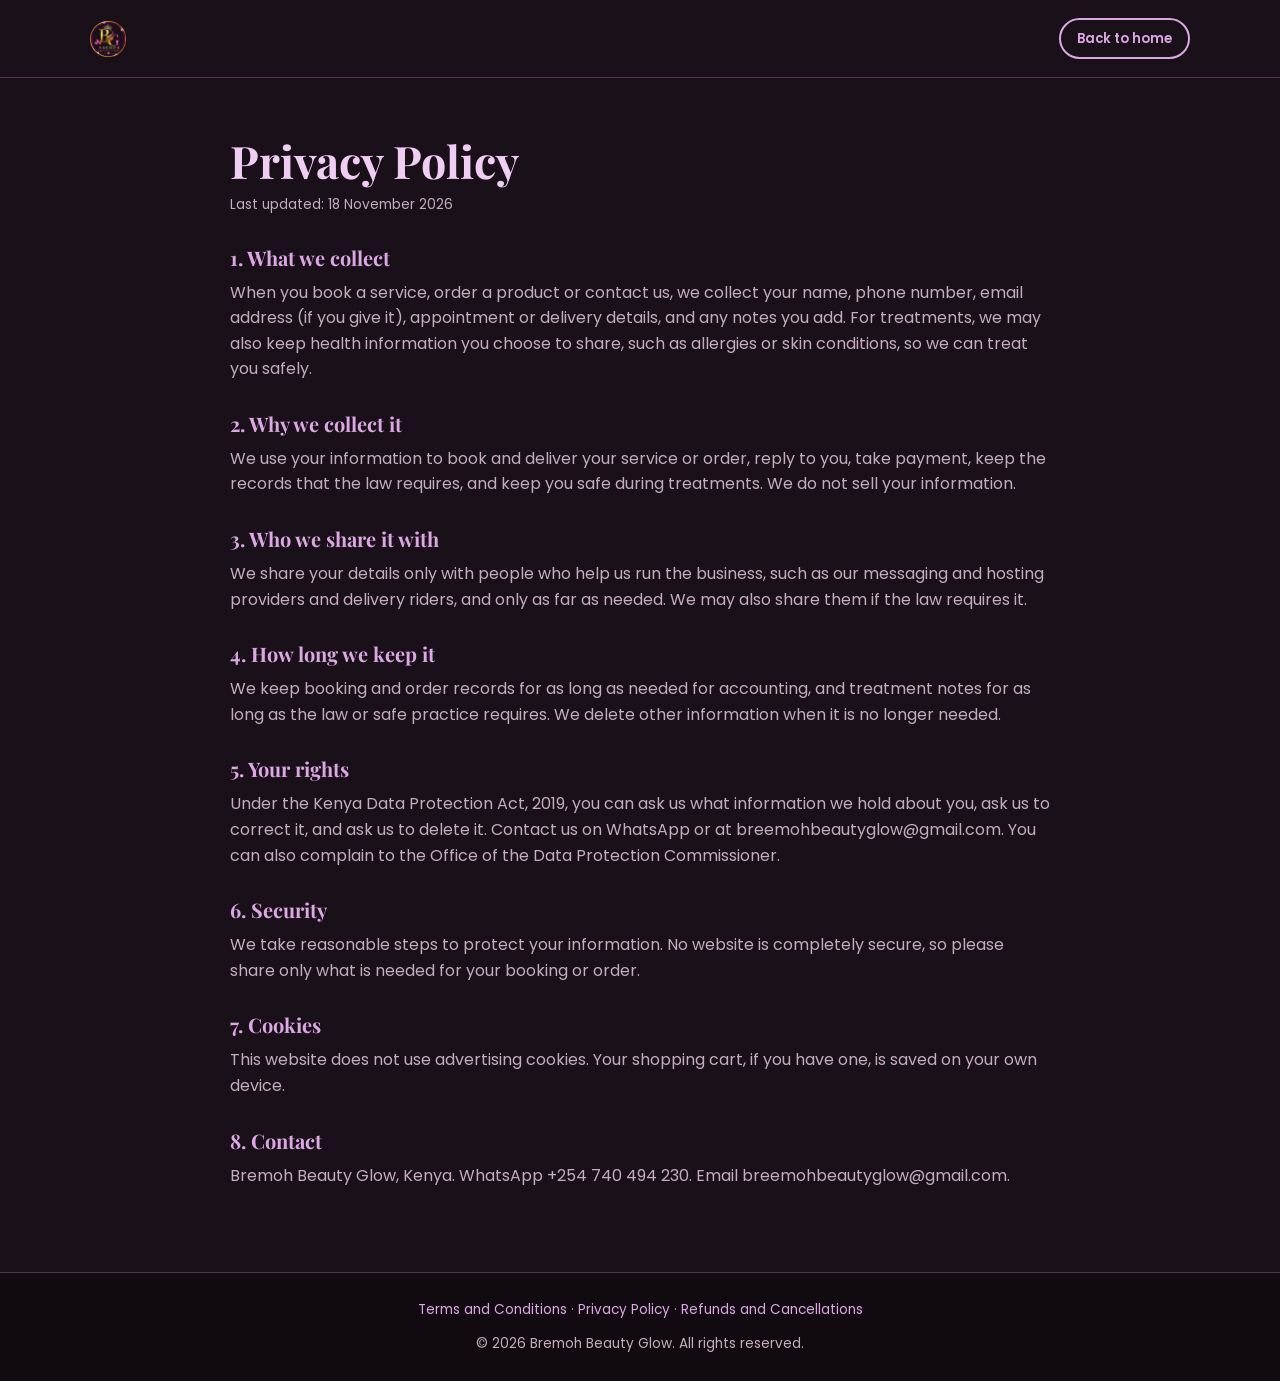
<file: privacy.html>
<!DOCTYPE html>
<html lang="en">
<head>
<meta charset="utf-8">
<meta name="viewport" content="width=device-width,initial-scale=1">
<title>Privacy Policy | Bremoh Beauty Glow</title>
<meta name="description" content="How Bremoh Beauty Glow collects and uses your personal information.">
<link href="https://fonts.googleapis.com/css2?family=Playfair+Display:wght@600;700&family=Poppins:wght@400;500;600&display=swap" rel="stylesheet">
<link rel="icon" type="image/png" href="assets/logo-bremoh.png">
<link rel="manifest" href="manifest.webmanifest">
<link rel="apple-touch-icon" href="assets/icon-192.png">
<meta name="apple-mobile-web-app-capable" content="yes">
<meta name="apple-mobile-web-app-title" content="Bremoh">
<meta name="theme-color" content="#1a1019">

<link rel="stylesheet" href="css/style.css">
<link rel="stylesheet" href="css/legal.css">
</head>
<body>
<header class="legal-top"><div class="container"><a href="index.html" class="logo"><img src="assets/logo-bremoh.png" alt="Bremoh Beauty Glow" width="64" height="64"></a><a href="index.html" class="btn outline small">Back to home</a></div></header>
<main class="container legal">

<h1>Privacy Policy</h1>
<p class="updated">Last updated: 18 November 2026</p>
<h2>1. What we collect</h2>
<p>When you book a service, order a product or contact us, we collect your name, phone number, email address (if you give it), appointment or delivery details, and any notes you add. For treatments, we may also keep health information you choose to share, such as allergies or skin conditions, so we can treat you safely.</p>
<h2>2. Why we collect it</h2>
<p>We use your information to book and deliver your service or order, reply to you, take payment, keep the records that the law requires, and keep you safe during treatments. We do not sell your information.</p>
<h2>3. Who we share it with</h2>
<p>We share your details only with people who help us run the business, such as our messaging and hosting providers and delivery riders, and only as far as needed. We may also share them if the law requires it.</p>
<h2>4. How long we keep it</h2>
<p>We keep booking and order records for as long as needed for accounting, and treatment notes for as long as the law or safe practice requires. We delete other information when it is no longer needed.</p>
<h2>5. Your rights</h2>
<p>Under the Kenya Data Protection Act, 2019, you can ask us what information we hold about you, ask us to correct it, and ask us to delete it. Contact us on WhatsApp or at breemohbeautyglow@gmail.com. You can also complain to the Office of the Data Protection Commissioner.</p>
<h2>6. Security</h2>
<p>We take reasonable steps to protect your information. No website is completely secure, so please share only what is needed for your booking or order.</p>
<h2>7. Cookies</h2>
<p>This website does not use advertising cookies. Your shopping cart, if you have one, is saved on your own device.</p>
<h2>8. Contact</h2>
<p>Bremoh Beauty Glow, Kenya. WhatsApp +254 740 494 230. Email breemohbeautyglow@gmail.com.</p>
</main>
<footer><div class="container">
  <p class="legal-links"><a href="terms.html">Terms and Conditions</a> · <a href="privacy.html">Privacy Policy</a> · <a href="returns.html">Refunds and Cancellations</a></p>
  <p>&copy; 2026 Bremoh Beauty Glow. All rights reserved.</p>
</div></footer>
<script>if ("serviceWorker" in navigator) { window.addEventListener("load", () => navigator.serviceWorker.register("sw.js")); }</script>
</body>
</html>
</file>
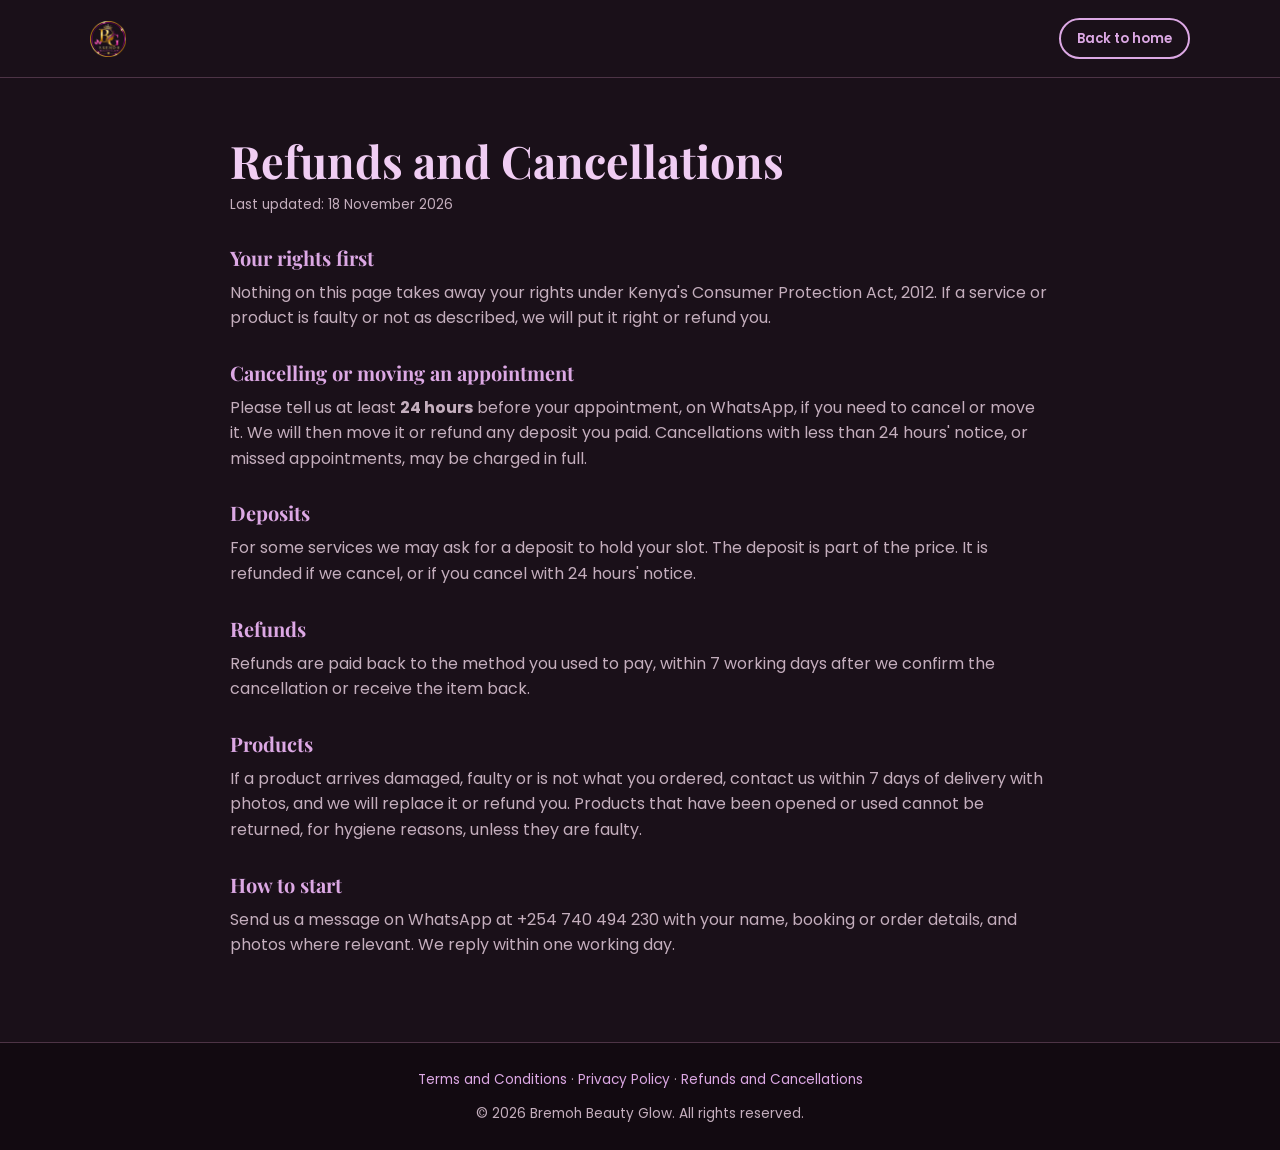
<file: returns.html>
<!DOCTYPE html>
<html lang="en">
<head>
<meta charset="utf-8">
<meta name="viewport" content="width=device-width,initial-scale=1">
<title>Refunds and Cancellations | Bremoh Beauty Glow</title>
<meta name="description" content="Cancellation, refund and product return rules for Bremoh Beauty Glow.">
<link href="https://fonts.googleapis.com/css2?family=Playfair+Display:wght@600;700&family=Poppins:wght@400;500;600&display=swap" rel="stylesheet">
<link rel="icon" type="image/png" href="assets/logo-bremoh.png">
<link rel="manifest" href="manifest.webmanifest">
<link rel="apple-touch-icon" href="assets/icon-192.png">
<meta name="apple-mobile-web-app-capable" content="yes">
<meta name="apple-mobile-web-app-title" content="Bremoh">
<meta name="theme-color" content="#1a1019">

<link rel="stylesheet" href="css/style.css">
<link rel="stylesheet" href="css/legal.css">
</head>
<body>
<header class="legal-top"><div class="container"><a href="index.html" class="logo"><img src="assets/logo-bremoh.png" alt="Bremoh Beauty Glow" width="64" height="64"></a><a href="index.html" class="btn outline small">Back to home</a></div></header>
<main class="container legal">

<h1>Refunds and Cancellations</h1>
<p class="updated">Last updated: 18 November 2026</p>
<h2>Your rights first</h2>
<p>Nothing on this page takes away your rights under Kenya's Consumer Protection Act, 2012. If a service or product is faulty or not as described, we will put it right or refund you.</p>
<h2>Cancelling or moving an appointment</h2>
<p>Please tell us at least <strong>24 hours</strong> before your appointment, on WhatsApp, if you need to cancel or move it. We will then move it or refund any deposit you paid. Cancellations with less than 24 hours' notice, or missed appointments, may be charged in full.</p>
<h2>Deposits</h2>
<p>For some services we may ask for a deposit to hold your slot. The deposit is part of the price. It is refunded if we cancel, or if you cancel with 24 hours' notice.</p>
<h2>Refunds</h2>
<p>Refunds are paid back to the method you used to pay, within 7 working days after we confirm the cancellation or receive the item back.</p>
<h2>Products</h2>
<p>If a product arrives damaged, faulty or is not what you ordered, contact us within 7 days of delivery with photos, and we will replace it or refund you. Products that have been opened or used cannot be returned, for hygiene reasons, unless they are faulty.</p>
<h2>How to start</h2>
<p>Send us a message on WhatsApp at +254 740 494 230 with your name, booking or order details, and photos where relevant. We reply within one working day.</p>
</main>
<footer><div class="container">
  <p class="legal-links"><a href="terms.html">Terms and Conditions</a> · <a href="privacy.html">Privacy Policy</a> · <a href="returns.html">Refunds and Cancellations</a></p>
  <p>&copy; 2026 Bremoh Beauty Glow. All rights reserved.</p>
</div></footer>
<script>if ("serviceWorker" in navigator) { window.addEventListener("load", () => navigator.serviceWorker.register("sw.js")); }</script>
</body>
</html>
</file>
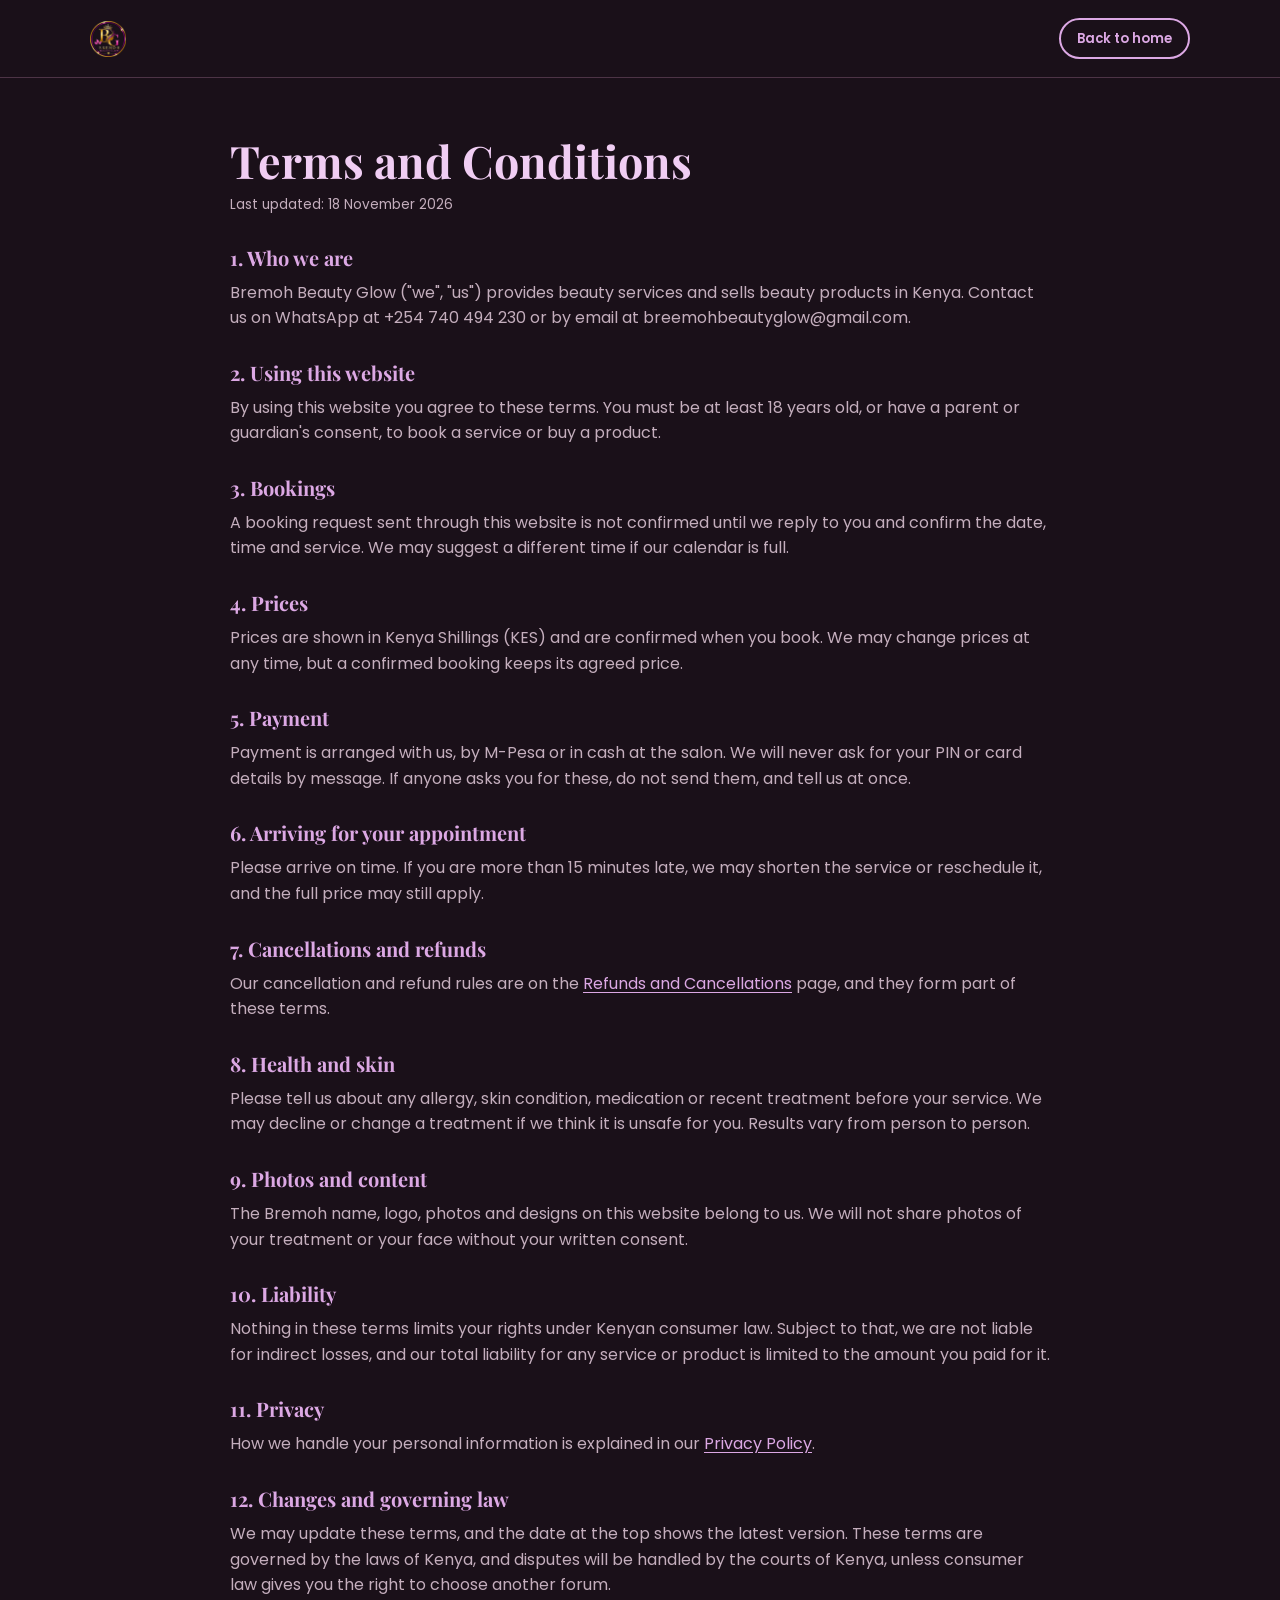
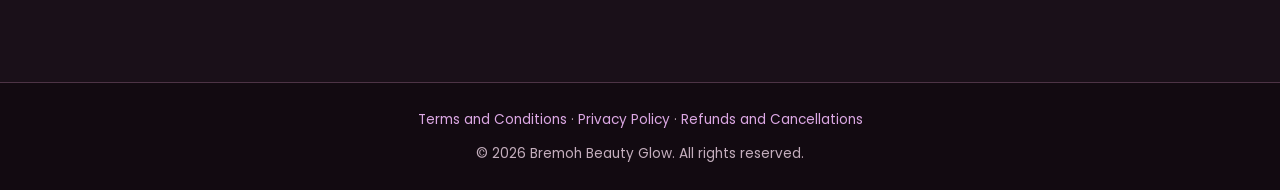
<file: terms.html>
<!DOCTYPE html>
<html lang="en">
<head>
<meta charset="utf-8">
<meta name="viewport" content="width=device-width,initial-scale=1">
<title>Terms and Conditions | Bremoh Beauty Glow</title>
<meta name="description" content="Terms for booking services and buying products from Bremoh Beauty Glow.">
<link href="https://fonts.googleapis.com/css2?family=Playfair+Display:wght@600;700&family=Poppins:wght@400;500;600&display=swap" rel="stylesheet">
<link rel="icon" type="image/png" href="assets/logo-bremoh.png">
<link rel="manifest" href="manifest.webmanifest">
<link rel="apple-touch-icon" href="assets/icon-192.png">
<meta name="apple-mobile-web-app-capable" content="yes">
<meta name="apple-mobile-web-app-title" content="Bremoh">
<meta name="theme-color" content="#1a1019">

<link rel="stylesheet" href="css/style.css">
<link rel="stylesheet" href="css/legal.css">
</head>
<body>
<header class="legal-top"><div class="container"><a href="index.html" class="logo"><img src="assets/logo-bremoh.png" alt="Bremoh Beauty Glow" width="64" height="64"></a><a href="index.html" class="btn outline small">Back to home</a></div></header>
<main class="container legal">

<h1>Terms and Conditions</h1>
<p class="updated">Last updated: 18 November 2026</p>
<h2>1. Who we are</h2>
<p>Bremoh Beauty Glow ("we", "us") provides beauty services and sells beauty products in Kenya. Contact us on WhatsApp at +254 740 494 230 or by email at breemohbeautyglow@gmail.com.</p>
<h2>2. Using this website</h2>
<p>By using this website you agree to these terms. You must be at least 18 years old, or have a parent or guardian's consent, to book a service or buy a product.</p>
<h2>3. Bookings</h2>
<p>A booking request sent through this website is not confirmed until we reply to you and confirm the date, time and service. We may suggest a different time if our calendar is full.</p>
<h2>4. Prices</h2>
<p>Prices are shown in Kenya Shillings (KES) and are confirmed when you book. We may change prices at any time, but a confirmed booking keeps its agreed price.</p>
<h2>5. Payment</h2>
<p>Payment is arranged with us, by M-Pesa or in cash at the salon. We will never ask for your PIN or card details by message. If anyone asks you for these, do not send them, and tell us at once.</p>
<h2>6. Arriving for your appointment</h2>
<p>Please arrive on time. If you are more than 15 minutes late, we may shorten the service or reschedule it, and the full price may still apply.</p>
<h2>7. Cancellations and refunds</h2>
<p>Our cancellation and refund rules are on the <a href="returns.html">Refunds and Cancellations</a> page, and they form part of these terms.</p>
<h2>8. Health and skin</h2>
<p>Please tell us about any allergy, skin condition, medication or recent treatment before your service. We may decline or change a treatment if we think it is unsafe for you. Results vary from person to person.</p>
<h2>9. Photos and content</h2>
<p>The Bremoh name, logo, photos and designs on this website belong to us. We will not share photos of your treatment or your face without your written consent.</p>
<h2>10. Liability</h2>
<p>Nothing in these terms limits your rights under Kenyan consumer law. Subject to that, we are not liable for indirect losses, and our total liability for any service or product is limited to the amount you paid for it.</p>
<h2>11. Privacy</h2>
<p>How we handle your personal information is explained in our <a href="privacy.html">Privacy Policy</a>.</p>
<h2>12. Changes and governing law</h2>
<p>We may update these terms, and the date at the top shows the latest version. These terms are governed by the laws of Kenya, and disputes will be handled by the courts of Kenya, unless consumer law gives you the right to choose another forum.</p>
</main>
<footer><div class="container">
  <p class="legal-links"><a href="terms.html">Terms and Conditions</a> · <a href="privacy.html">Privacy Policy</a> · <a href="returns.html">Refunds and Cancellations</a></p>
  <p>&copy; 2026 Bremoh Beauty Glow. All rights reserved.</p>
</div></footer>
<script>if ("serviceWorker" in navigator) { window.addEventListener("load", () => navigator.serviceWorker.register("sw.js")); }</script>
</body>
</html>
</file>
<file: css/style.css>
/* Bremoh Beauty Glow theme, taken from the hero banner:
   deep plum background, lilac accents, gold details. */
:root{
  --bg:#1a1019;          /* page background */
  --surface:#2a1a22;     /* cards, panels */
  --surface-2:#352230;   /* inputs, table headers, alternating sections */
  --line:#4d3446;        /* borders */
  --text:#f7eef4;        /* main text */
  --muted:#c4aebd;       /* secondary text */
  --lilac:#dca8e4;       /* buttons and highlights (matches the banner button) */
  --lilac-soft:#f0cdf3;
  --gold:#c9a24b;
  --rose:#dca8e4;        /* kept as an alias so older rules still work */
  --radius:16px;
}
*{box-sizing:border-box;margin:0;padding:0}
html{scroll-behavior:smooth}
body{font-family:'Poppins',system-ui,sans-serif;color:var(--text);background:var(--bg);line-height:1.6;min-height:100vh}
h1,h2,h3{font-family:'Playfair Display',Georgia,serif;line-height:1.2;color:var(--text)}
a{color:inherit;text-decoration:none}
img{max-width:100%;display:block}
.container{width:min(1100px,92%);margin:0 auto}
section{padding:72px 0;background:var(--bg)}
section.alt{background:var(--surface)}
.section-title{text-align:center;font-size:2rem;margin-bottom:8px;color:var(--lilac-soft)}
.section-sub{text-align:center;color:var(--muted);margin-bottom:40px}

header.nav{position:sticky;top:0;z-index:20;background:rgba(26,16,25,.95);backdrop-filter:blur(8px);border-bottom:1px solid var(--line)}
.nav .container{display:flex;align-items:center;justify-content:space-between;height:64px}
.logo{font-family:'Playfair Display',serif;font-weight:700;font-size:1.25rem;color:var(--lilac);display:flex;align-items:center;gap:8px}
.logo img{width:36px;height:36px}
.logo span{color:var(--gold)}
.nav nav{display:flex;gap:20px;font-size:.92rem;align-items:center}
.nav nav a:hover{color:var(--lilac)}
@media(max-width:640px){.nav nav a:not(.btn){display:none}}

.btn{display:inline-block;background:var(--lilac);color:var(--bg);border:0;padding:12px 26px;border-radius:999px;font-weight:600;cursor:pointer;font-size:.95rem;transition:.2s;font-family:inherit}
.btn:hover{background:var(--lilac-soft);transform:translateY(-1px)}
.btn.outline{background:transparent;border:2px solid var(--lilac);color:var(--lilac)}
.btn.outline:hover{background:rgba(220,168,228,.12)}
.btn.small{padding:8px 16px;font-size:.82rem}
.btn.danger{background:#c0392b;color:#fff}
.btn:disabled{opacity:.5;cursor:not-allowed;transform:none}

.grid{display:grid;gap:22px;grid-template-columns:repeat(auto-fill,minmax(250px,1fr))}
.card{background:var(--surface);border:1px solid var(--line);border-radius:var(--radius);overflow:hidden;box-shadow:0 10px 30px rgba(0,0,0,.35)}
.card .img{aspect-ratio:4/3;background:linear-gradient(135deg,#3b2440,#5a3a4f);display:flex;align-items:center;justify-content:center;font-size:2.5rem}
.card .img img{width:100%;height:100%;object-fit:cover;object-position:center 30%}
.card .body{padding:18px}
.card h3{font-size:1.15rem;margin-bottom:6px}
.card p{color:var(--muted);font-size:.9rem;margin-bottom:12px}
.meta{display:flex;justify-content:space-between;align-items:center;font-size:.9rem;color:var(--muted)}
.price{color:var(--gold);font-weight:700}

.gallery{display:grid;gap:12px;grid-template-columns:repeat(auto-fill,minmax(200px,1fr))}
.gallery img{width:100%;aspect-ratio:1;object-fit:cover;border-radius:12px;border:1px solid var(--line)}

form.panel{max-width:620px;margin:0 auto;background:var(--surface);padding:28px;border-radius:var(--radius);border:1px solid var(--line);box-shadow:0 14px 40px rgba(0,0,0,.4)}
label{display:block;font-size:.85rem;font-weight:600;margin:14px 0 6px;color:var(--lilac-soft)}
input,select,textarea{width:100%;padding:12px 14px;border:1px solid var(--line);border-radius:10px;font:inherit;background:var(--surface-2);color:var(--text);color-scheme:dark}
input::placeholder,textarea::placeholder{color:var(--muted)}
input:focus,select:focus,textarea:focus{outline:2px solid var(--lilac);border-color:transparent}
.row{display:grid;gap:14px;grid-template-columns:1fr 1fr}
@media(max-width:560px){.row{grid-template-columns:1fr}}
.msg{margin-top:14px;padding:12px;border-radius:10px;font-size:.9rem;display:none}
.msg.ok{display:block;background:rgba(46,125,80,.25);color:#b9f0cc;border:1px solid rgba(46,125,80,.5)}
.msg.err{display:block;background:rgba(192,57,43,.2);color:#ffc4bd;border:1px solid rgba(192,57,43,.5)}

.contact{text-align:center}
.contact .links{display:flex;gap:14px;justify-content:center;flex-wrap:wrap;margin-top:18px}
footer{background:#120a11;color:var(--muted);text-align:center;padding:26px 0;font-size:.85rem;border-top:1px solid var(--line)}
.wa{position:fixed;right:18px;bottom:18px;background:#25d366;color:#fff;width:54px;height:54px;border-radius:50%;display:flex;align-items:center;justify-content:center;font-size:1.6rem;box-shadow:0 6px 16px rgba(0,0,0,.4);z-index:30}

/* Admin */
.admin-wrap{padding:30px 0}
.tabs{display:flex;gap:8px;margin-bottom:22px;flex-wrap:wrap}
.tabs button{background:var(--surface);border:1px solid var(--line);color:var(--text);padding:10px 18px;border-radius:999px;cursor:pointer;font:inherit}
.tabs button.active{background:var(--lilac);color:var(--bg);border-color:var(--lilac)}
.table-wrap{overflow-x:auto;background:var(--surface);border:1px solid var(--line);border-radius:var(--radius)}
table{width:100%;border-collapse:collapse;font-size:.88rem}
th,td{padding:12px 14px;text-align:left;border-bottom:1px solid var(--line);vertical-align:top}
th{background:var(--surface-2);font-size:.78rem;text-transform:uppercase;letter-spacing:.04em;color:var(--lilac-soft)}
.actions-cell{display:flex;gap:6px;flex-wrap:wrap}
.badge{padding:3px 10px;border-radius:999px;font-size:.75rem;font-weight:600;text-transform:capitalize}
.badge.pending{background:rgba(201,162,75,.2);color:#f0d58a}
.badge.confirmed{background:rgba(96,165,250,.18);color:#bfdcff}
.badge.completed{background:rgba(46,125,80,.25);color:#b9f0cc}
.badge.cancelled{background:rgba(192,57,43,.22);color:#ffc4bd}
.login-box{max-width:380px;margin:80px auto;background:var(--surface);padding:28px;border-radius:var(--radius);border:1px solid var(--line);box-shadow:0 14px 40px rgba(0,0,0,.4)}
.hidden{display:none!important}
.toolbar{display:flex;justify-content:space-between;align-items:center;margin-bottom:14px;gap:10px;flex-wrap:wrap}
.toolbar select{width:auto}
td a{color:var(--lilac)}

/* Shop cart */
.overlay{position:fixed;inset:0;background:rgba(10,5,10,.7);z-index:40}
.drawer{position:fixed;top:0;right:0;height:100%;width:min(400px,100%);background:var(--surface);z-index:50;padding:22px;overflow-y:auto;box-shadow:-10px 0 30px rgba(0,0,0,.5);border-left:1px solid var(--line)}
.drawer-head{display:flex;justify-content:space-between;align-items:center;margin-bottom:12px}
.cart-line{display:flex;justify-content:space-between;align-items:center;gap:10px;padding:12px 0;border-bottom:1px solid var(--line)}
.cart-line small{color:var(--muted)}
.qty{display:flex;align-items:center;gap:10px}
.qty button{width:30px;height:30px;border-radius:50%;border:1px solid var(--lilac);background:transparent;color:var(--lilac);cursor:pointer;font-size:1rem}
.cart-total{display:flex;justify-content:space-between;padding:16px 0;font-size:1.05rem}
.drawer .btn.outline{border-color:var(--lilac)}

/* Hero design image with clickable areas */
.brand-hero{position:relative;background:var(--bg);line-height:0;overflow:hidden;padding:0}
.brand-hero>img{width:100%;height:auto;display:block}
.hs{position:absolute;display:block;border-radius:8px}
.hs:hover{background:rgba(233,184,234,.12)}
.hs:focus-visible{outline:2px solid var(--lilac-soft);outline-offset:2px}
.hs-logo{left:6%;top:1.5%;width:31%;height:9%}
.hs-home{left:42.6%;top:3.8%;width:5%;height:3.8%}
.hs-services{left:48.8%;top:3.8%;width:7%;height:3.8%}
.hs-gallery{left:57.2%;top:3.8%;width:6.6%;height:3.8%}
.hs-about{left:65%;top:3.8%;width:5.4%;height:3.8%}
.hs-book{left:71.8%;top:3.8%;width:5%;height:3.8%}
.hs-contact{left:78%;top:3.8%;width:7.2%;height:3.8%}
.hs-wa{left:92%;top:3.4%;width:4%;height:4%}
.hs-cta{left:6.6%;top:84.3%;width:33%;height:4.8%;border-radius:999px}

.mobile-bar{display:none}
@media (max-width:640px){
  .hs-home,.hs-services,.hs-gallery,.hs-about,.hs-book,.hs-contact{display:none}
  body{padding-bottom:60px}
  .mobile-bar{display:flex;position:fixed;left:0;right:0;bottom:0;z-index:30;background:#120a11;border-top:1px solid var(--line);justify-content:space-around;padding:12px 4px;box-shadow:0 -4px 16px rgba(0,0,0,.4)}
  .mobile-bar a{color:var(--lilac-soft);font-size:.8rem;text-align:center;flex:1}
}

/* Gallery collage: one picture */
.gallery-collage img{width:100%;height:auto;display:block;border-radius:12px;border:1px solid var(--line)}
</file>
<file: css/legal.css>
/* Legal pages */
.legal-top{padding:18px 0;border-bottom:1px solid var(--line);background:var(--bg)}
.legal-top .container{display:flex;justify-content:space-between;align-items:center;gap:12px;flex-wrap:wrap}
.legal{padding:56px 0 72px;max-width:820px}
.legal h1{font-size:clamp(2rem,5vw,2.8rem);color:var(--lilac-soft);margin-bottom:6px}
.legal h2{font-size:1.25rem;margin:30px 0 10px;color:var(--lilac)}
.legal p{color:var(--muted);margin-bottom:12px}
.legal a{color:var(--lilac);text-decoration:underline;text-underline-offset:3px}
.legal .updated{font-size:.85rem;margin-bottom:24px}
.legal-links{margin-bottom:12px}
.legal-links a{color:var(--lilac)}
</file>
